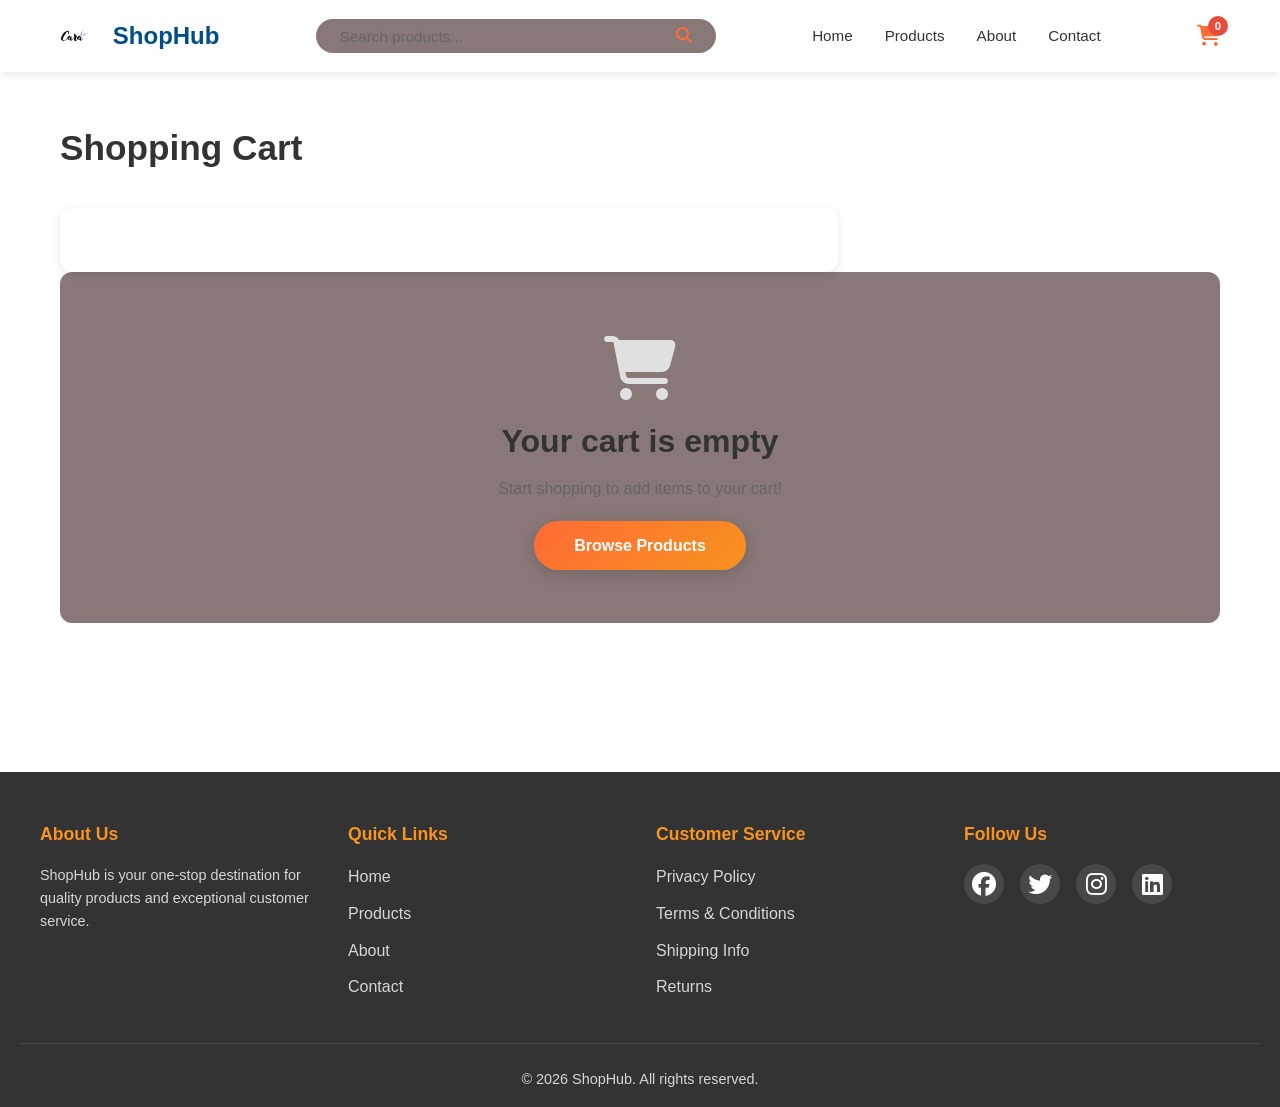
<file: Ecommerce-Website-main/cart.html>
<!DOCTYPE html>
<html lang="en">
<head>
    <meta charset="UTF-8">
    <meta name="viewport" content="width=device-width, initial-scale=1.0">
    <title>Shopping Cart - ShopHub</title>
    <link rel="stylesheet" href="styles.css">
    <link rel="stylesheet" href="https://cdnjs.cloudflare.com/ajax/libs/font-awesome/6.4.0/css/all.min.css">
</head>
<body>
    <!-- Navigation Bar -->
    <nav class="navbar">
        <div class="nav-container">
            <div class="nav-logo">
                <img src="img/logo.png" alt="ShopHub Logo" class="logo-img">
                <span>ShopHub</span>
            </div>
            
            <div class="nav-search">
                <input 
                    type="text" 
                    id="searchInput" 
                    class="search-input" 
                    placeholder="Search products..."
                >
                <button id="searchBtn" class="search-btn">
                    <i class="fas fa-search"></i>
                </button>
            </div>

            <ul class="nav-menu">
                <li><a href="index.html" class="nav-link">Home</a></li>
                <li><a href="index.html#products" class="nav-link">Products</a></li>
                <li><a href="index.html#about" class="nav-link">About</a></li>
                <li><a href="index.html#contact" class="nav-link">Contact</a></li>
            </ul>

            <div class="nav-icons">
                <button id="cartBtn" class="cart-icon">
                    <i class="fas fa-shopping-cart"></i>
                    <span id="cartCount" class="cart-count">0</span>
                </button>
                <button class="menu-toggle" id="menuToggle">
                    <i class="fas fa-bars"></i>
                </button>
            </div>
        </div>
    </nav>

    <!-- Cart Section -->
    <section class="cart-section">
        <div class="container">
            <h1 class="page-title">Shopping Cart</h1>
            
            <div class="cart-container">
                <div class="cart-items-wrapper">
                    <div id="cartItems" class="cart-items">
                        <!-- Cart items will be loaded here -->
                    </div>
                </div>

                <!-- Cart Summary -->
                <div class="cart-summary">
                    <h2>Order Summary</h2>
                    <div class="summary-item">
                        <span>Subtotal:</span>
                        <span id="subtotal">$0.00</span>
                    </div>
                    <div class="summary-item">
                        <span>Shipping:</span>
                        <span id="shipping">Free</span>
                    </div>
                    <div class="summary-item">
                        <span>Tax (10%):</span>
                        <span id="tax">$0.00</span>
                    </div>
                    <div class="summary-total">
                        <span>Total:</span>
                        <span id="total">$0.00</span>
                    </div>
                    <button class="hero-btn full-width" onclick="goToCheckout()">
                        Proceed to Checkout
                    </button>
                    <a href="index.html#products" class="continue-shopping">
                        <i class="fas fa-arrow-left"></i> Continue Shopping
                    </a>
                </div>
            </div>

            <!-- Empty Cart Message -->
            <div id="emptyCart" class="empty-cart" style="display: none;">
                <i class="fas fa-shopping-cart"></i>
                <h2>Your cart is empty</h2>
                <p>Start shopping to add items to your cart!</p>
                <a href="index.html#products" class="hero-btn">
                    Browse Products
                </a>
            </div>
        </div>
    </section>

    <!-- Footer -->
    <footer class="footer">
        <div class="footer-content">
            <div class="footer-section">
                <h3>About Us</h3>
                <p>ShopHub is your one-stop destination for quality products and exceptional customer service.</p>
            </div>
            <div class="footer-section">
                <h3>Quick Links</h3>
                <ul>
                    <li><a href="index.html">Home</a></li>
                    <li><a href="index.html#products">Products</a></li>
                    <li><a href="index.html#about">About</a></li>
                    <li><a href="index.html#contact">Contact</a></li>
                </ul>
            </div>
            <div class="footer-section">
                <h3>Customer Service</h3>
                <ul>
                    <li><a href="#privacy">Privacy Policy</a></li>
                    <li><a href="#terms">Terms & Conditions</a></li>
                    <li><a href="#shipping">Shipping Info</a></li>
                    <li><a href="#returns">Returns</a></li>
                </ul>
            </div>
            <div class="footer-section">
                <h3>Follow Us</h3>
                <div class="social-links">
                    <a href="#" title="Facebook"><i class="fab fa-facebook"></i></a>
                    <a href="#" title="Twitter"><i class="fab fa-twitter"></i></a>
                    <a href="#" title="Instagram"><i class="fab fa-instagram"></i></a>
                    <a href="#" title="LinkedIn"><i class="fab fa-linkedin"></i></a>
                </div>
            </div>
        </div>
        <div class="footer-bottom">
            <p>&copy; 2026 ShopHub. All rights reserved.</p>
        </div>
    </footer>

    <!-- Notification Toast -->
    <div id="notification" class="notification"></div>

    <script src="script.js"></script>
</body>
</html>
</file>
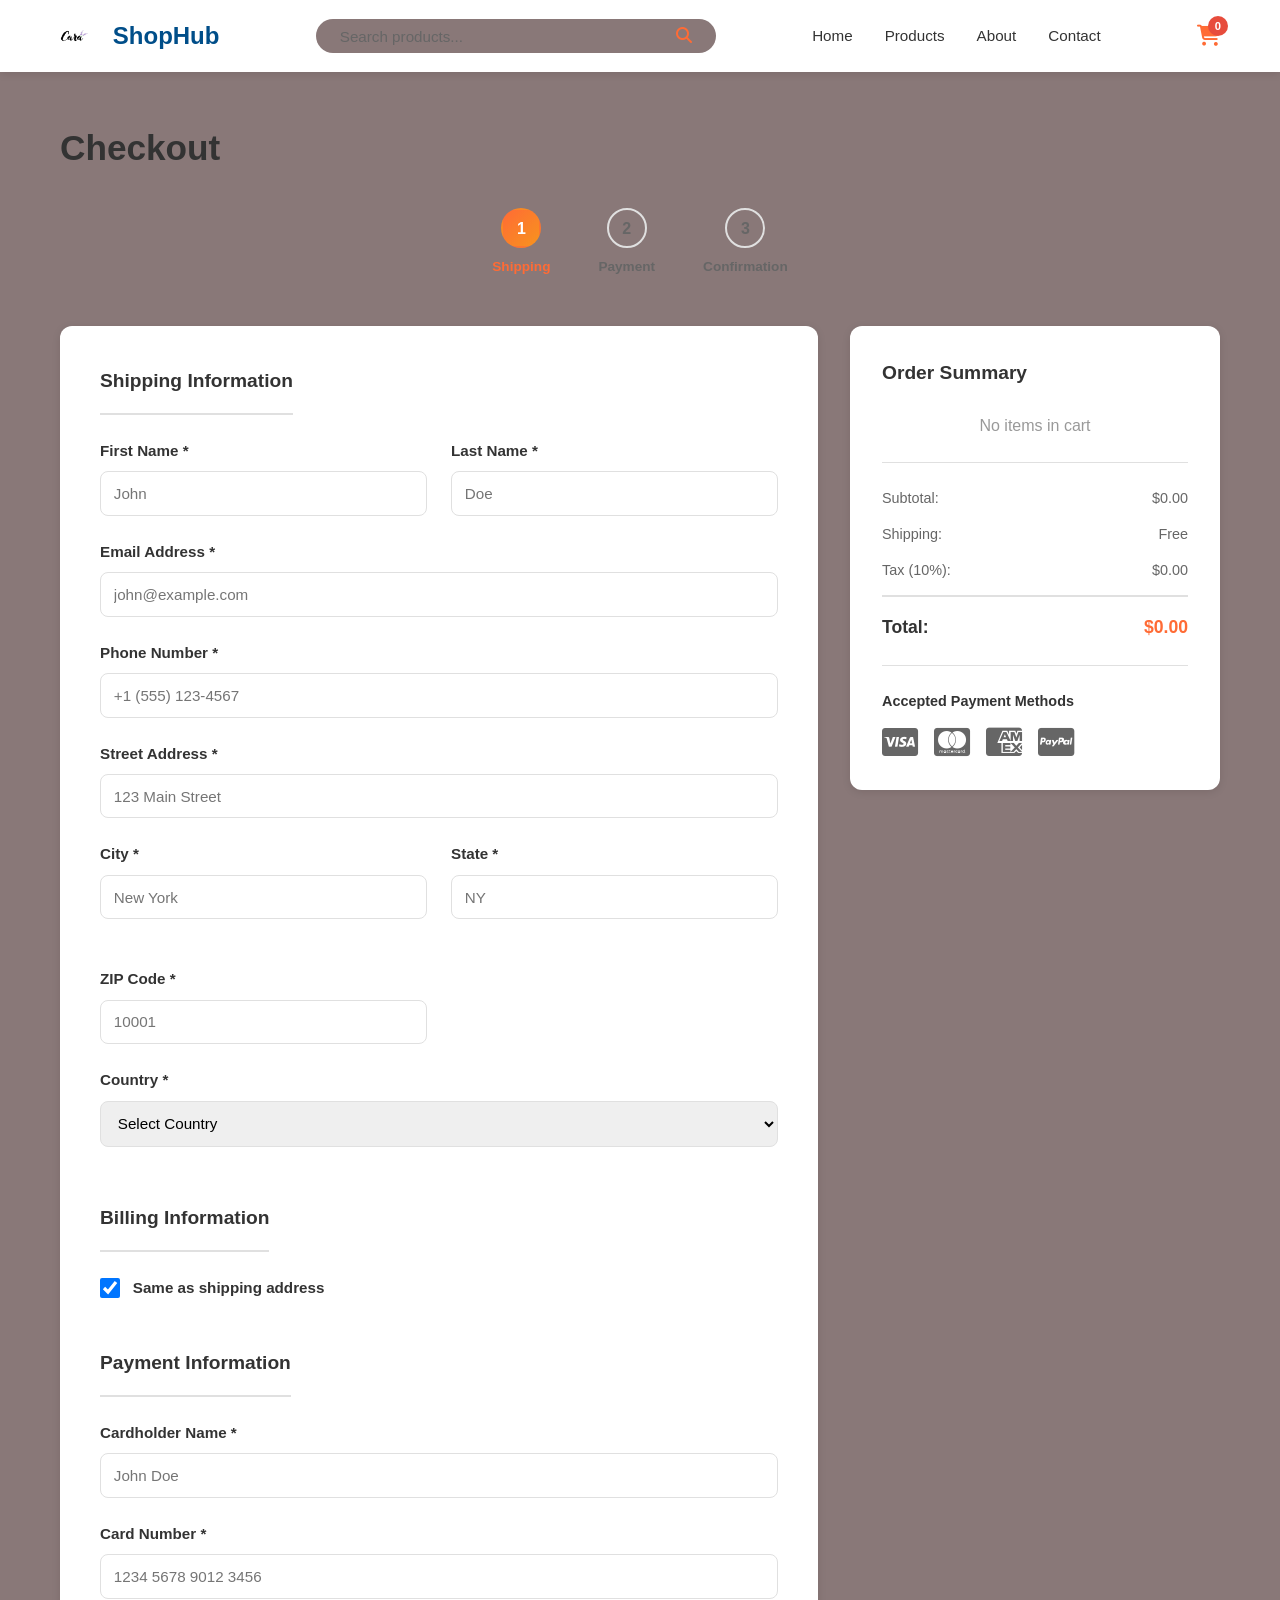
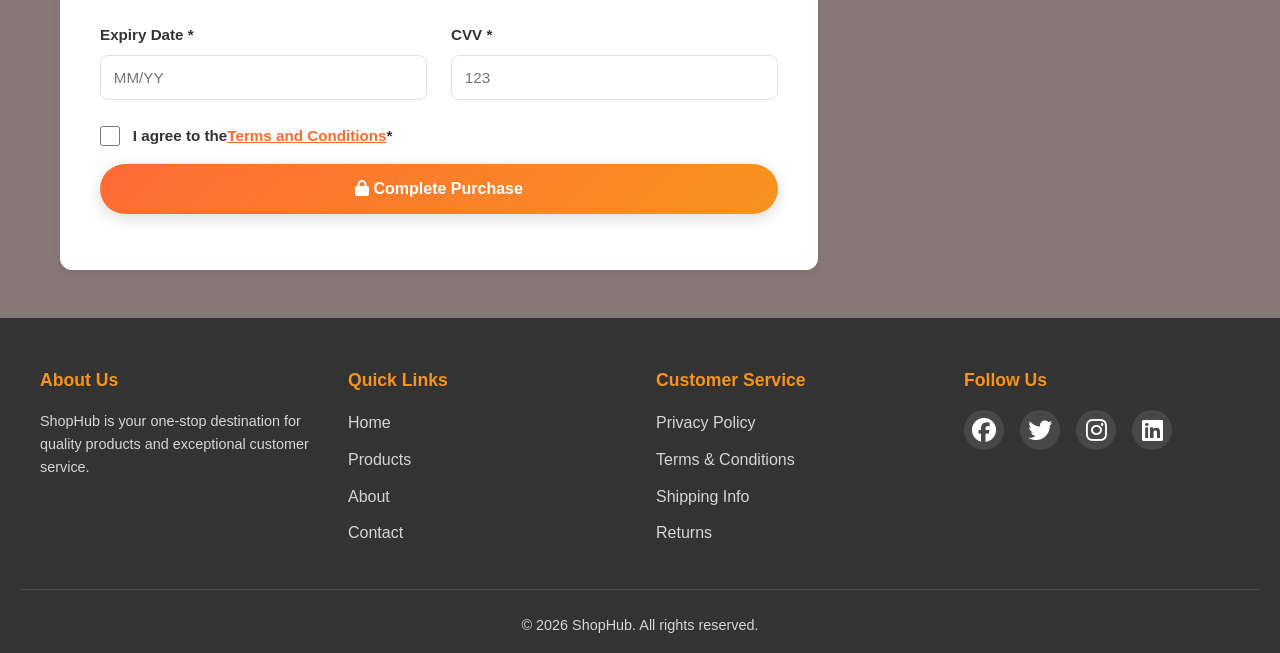
<file: Ecommerce-Website-main/checkout.html>
<!DOCTYPE html>
<html lang="en">
<head>
    <meta charset="UTF-8">
    <meta name="viewport" content="width=device-width, initial-scale=1.0">
    <title>Checkout - ShopHub</title>
    <link rel="stylesheet" href="styles.css">
    <link rel="stylesheet" href="https://cdnjs.cloudflare.com/ajax/libs/font-awesome/6.4.0/css/all.min.css">
</head>
<body>
    <!-- Navigation Bar -->
    <nav class="navbar">
        <div class="nav-container">
            <div class="nav-logo">
                <img src="img/logo.png" alt="ShopHub Logo" class="logo-img">
                <span>ShopHub</span>
            </div>
            
            <div class="nav-search">
                <input 
                    type="text" 
                    id="searchInput" 
                    class="search-input" 
                    placeholder="Search products..."
                    disabled
                >
                <button id="searchBtn" class="search-btn" disabled>
                    <i class="fas fa-search"></i>
                </button>
            </div>

            <ul class="nav-menu">
                <li><a href="index.html" class="nav-link">Home</a></li>
                <li><a href="index.html#products" class="nav-link">Products</a></li>
                <li><a href="index.html#about" class="nav-link">About</a></li>
                <li><a href="index.html#contact" class="nav-link">Contact</a></li>
            </ul>

            <div class="nav-icons">
                <button id="cartBtn" class="cart-icon">
                    <i class="fas fa-shopping-cart"></i>
                    <span id="cartCount" class="cart-count">0</span>
                </button>
                <button class="menu-toggle" id="menuToggle">
                    <i class="fas fa-bars"></i>
                </button>
            </div>
        </div>
    </nav>

    <!-- Checkout Section -->
    <section class="checkout-section">
        <div class="container">
            <h1 class="page-title">Checkout</h1>
            
            <!-- Progress Steps -->
            <div class="progress-steps">
                <div class="step active">
                    <span class="step-number">1</span>
                    <span class="step-label">Shipping</span>
                </div>
                <div class="step">
                    <span class="step-number">2</span>
                    <span class="step-label">Payment</span>
                </div>
                <div class="step">
                    <span class="step-number">3</span>
                    <span class="step-label">Confirmation</span>
                </div>
            </div>

            <div class="checkout-container">
                <!-- Checkout Form -->
                <div class="checkout-form-wrapper">
                    <!-- Shipping Information -->
                    <form id="checkoutForm" class="checkout-form">
                        <fieldset>
                            <legend>Shipping Information</legend>
                            
                            <div class="form-row">
                                <div class="form-group">
                                    <label for="firstName">First Name *</label>
                                    <input 
                                        type="text" 
                                        id="firstName" 
                                        name="firstName" 
                                        required
                                        placeholder="John"
                                    >
                                    <span class="error-message"></span>
                                </div>
                                <div class="form-group">
                                    <label for="lastName">Last Name *</label>
                                    <input 
                                        type="text" 
                                        id="lastName" 
                                        name="lastName" 
                                        required
                                        placeholder="Doe"
                                    >
                                    <span class="error-message"></span>
                                </div>
                            </div>

                            <div class="form-group">
                                <label for="email">Email Address *</label>
                                <input 
                                    type="email" 
                                    id="email" 
                                    name="email" 
                                    required
                                    placeholder="john@example.com"
                                >
                                <span class="error-message"></span>
                            </div>

                            <div class="form-group">
                                <label for="phone">Phone Number *</label>
                                <input 
                                    type="tel" 
                                    id="phone" 
                                    name="phone" 
                                    required
                                    placeholder="+1 (555) 123-4567"
                                >
                                <span class="error-message"></span>
                            </div>

                            <div class="form-group">
                                <label for="address">Street Address *</label>
                                <input 
                                    type="text" 
                                    id="address" 
                                    name="address" 
                                    required
                                    placeholder="123 Main Street"
                                >
                                <span class="error-message"></span>
                            </div>

                            <div class="form-row">
                                <div class="form-group">
                                    <label for="city">City *</label>
                                    <input 
                                        type="text" 
                                        id="city" 
                                        name="city" 
                                        required
                                        placeholder="New York"
                                    >
                                    <span class="error-message"></span>
                                </div>
                                <div class="form-group">
                                    <label for="state">State *</label>
                                    <input 
                                        type="text" 
                                        id="state" 
                                        name="state" 
                                        required
                                        placeholder="NY"
                                    >
                                    <span class="error-message"></span>
                                </div>
                                <div class="form-group">
                                    <label for="zip">ZIP Code *</label>
                                    <input 
                                        type="text" 
                                        id="zip" 
                                        name="zip" 
                                        required
                                        placeholder="10001"
                                    >
                                    <span class="error-message"></span>
                                </div>
                            </div>

                            <div class="form-group">
                                <label for="country">Country *</label>
                                <select id="country" name="country" required>
                                    <option value="">Select Country</option>
                                    <option value="US">United States</option>
                                    <option value="CA">Canada</option>
                                    <option value="UK">United Kingdom</option>
                                    <option value="AU">Australia</option>
                                    <option value="DE">Germany</option>
                                    <option value="FR">France</option>
                                </select>
                                <span class="error-message"></span>
                            </div>
                        </fieldset>

                        <!-- Billing Information -->
                        <fieldset>
                            <legend>Billing Information</legend>
                            <div class="form-group checkbox">
                                <input 
                                    type="checkbox" 
                                    id="sameBilling" 
                                    name="sameBilling" 
                                    checked
                                >
                                <label for="sameBilling">Same as shipping address</label>
                            </div>
                        </fieldset>

                        <!-- Payment Information -->
                        <fieldset id="paymentFieldset">
                            <legend>Payment Information</legend>
                            
                            <div class="form-group">
                                <label for="cardName">Cardholder Name *</label>
                                <input 
                                    type="text" 
                                    id="cardName" 
                                    name="cardName" 
                                    required
                                    placeholder="John Doe"
                                >
                                <span class="error-message"></span>
                            </div>

                            <div class="form-group">
                                <label for="cardNumber">Card Number *</label>
                                <input 
                                    type="text" 
                                    id="cardNumber" 
                                    name="cardNumber" 
                                    required
                                    placeholder="1234 5678 9012 3456"
                                    maxlength="19"
                                >
                                <span class="error-message"></span>
                            </div>

                            <div class="form-row">
                                <div class="form-group">
                                    <label for="expiry">Expiry Date *</label>
                                    <input 
                                        type="text" 
                                        id="expiry" 
                                        name="expiry" 
                                        required
                                        placeholder="MM/YY"
                                        maxlength="5"
                                    >
                                    <span class="error-message"></span>
                                </div>
                                <div class="form-group">
                                    <label for="cvv">CVV *</label>
                                    <input 
                                        type="text" 
                                        id="cvv" 
                                        name="cvv" 
                                        required
                                        placeholder="123"
                                        maxlength="4"
                                    >
                                    <span class="error-message"></span>
                                </div>
                            </div>
                        </fieldset>

                        <!-- Terms and Conditions -->
                        <div class="form-group checkbox">
                            <input 
                                type="checkbox" 
                                id="terms" 
                                name="terms" 
                                required
                            >
                            <label for="terms">
                                I agree to the <a href="#" target="_blank">Terms and Conditions</a> *
                            </label>
                            <span class="error-message"></span>
                        </div>

                        <button type="submit" class="hero-btn full-width">
                            <i class="fas fa-lock"></i> Complete Purchase
                        </button>
                    </form>
                </div>

                <!-- Order Summary -->
                <div class="checkout-summary">
                    <h2>Order Summary</h2>
                    <div id="checkoutItems" class="checkout-items">
                        <!-- Items will be loaded here -->
                    </div>
                    <div class="checkout-totals">
                        <div class="total-row">
                            <span>Subtotal:</span>
                            <span id="checkoutSubtotal">$0.00</span>
                        </div>
                        <div class="total-row">
                            <span>Shipping:</span>
                            <span id="checkoutShipping">Free</span>
                        </div>
                        <div class="total-row">
                            <span>Tax (10%):</span>
                            <span id="checkoutTax">$0.00</span>
                        </div>
                        <div class="total-row grand-total">
                            <span>Total:</span>
                            <span id="checkoutTotal">$0.00</span>
                        </div>
                    </div>
                    <div class="payment-methods">
                        <h3>Accepted Payment Methods</h3>
                        <div class="payment-icons">
                            <i class="fab fa-cc-visa"></i>
                            <i class="fab fa-cc-mastercard"></i>
                            <i class="fab fa-cc-amex"></i>
                            <i class="fab fa-cc-paypal"></i>
                        </div>
                    </div>
                </div>
            </div>
        </div>
    </section>

    <!-- Footer -->
    <footer class="footer">
        <div class="footer-content">
            <div class="footer-section">
                <h3>About Us</h3>
                <p>ShopHub is your one-stop destination for quality products and exceptional customer service.</p>
            </div>
            <div class="footer-section">
                <h3>Quick Links</h3>
                <ul>
                    <li><a href="index.html">Home</a></li>
                    <li><a href="index.html#products">Products</a></li>
                    <li><a href="index.html#about">About</a></li>
                    <li><a href="index.html#contact">Contact</a></li>
                </ul>
            </div>
            <div class="footer-section">
                <h3>Customer Service</h3>
                <ul>
                    <li><a href="#privacy">Privacy Policy</a></li>
                    <li><a href="#terms">Terms & Conditions</a></li>
                    <li><a href="#shipping">Shipping Info</a></li>
                    <li><a href="#returns">Returns</a></li>
                </ul>
            </div>
            <div class="footer-section">
                <h3>Follow Us</h3>
                <div class="social-links">
                    <a href="#" title="Facebook"><i class="fab fa-facebook"></i></a>
                    <a href="#" title="Twitter"><i class="fab fa-twitter"></i></a>
                    <a href="#" title="Instagram"><i class="fab fa-instagram"></i></a>
                    <a href="#" title="LinkedIn"><i class="fab fa-linkedin"></i></a>
                </div>
            </div>
        </div>
        <div class="footer-bottom">
            <p>&copy; 2026 ShopHub. All rights reserved.</p>
        </div>
    </footer>

    <!-- Notification Toast -->
    <div id="notification" class="notification"></div>

    <script src="script.js"></script>
</body>
</html>
</file>
<file: Ecommerce-Website-main/styles.css>
/* ============================================
   GLOBAL STYLES & VARIABLES
   ============================================ */

:root {
    --primary-color: #ff6b35;
    --secondary-color: #004e89;
    --accent-color: #f7931e;
    --text-color: #333333;
    --light-text: #666666;
    --border-color: #e0e0e0;
    --bg-light: #897878;
    --bg-white: #ffffff;
    --success-color: #27ae60;
    --error-color: #e74c3c;
    --warning-color: #f39c12;
    --shadow: 0 2px 8px rgba(0, 0, 0, 0.1);
    --shadow-lg: 0 4px 16px rgba(0, 0, 0, 0.15);
    --transition: all 0.3s ease;
}

* {
    margin: 0;
    padding: 0;
    box-sizing: border-box;
}

html {
    scroll-behavior: smooth;
}

body {
    font-family: 'Segoe UI', Tahoma, Geneva, Verdana, sans-serif;
    color: var(--text-color);
    background-color: var(--bg-white);
    line-height: 1.6;
}

a {
    text-decoration: none;
    color: inherit;
}

button {
    cursor: pointer;
    border: none;
    font-family: inherit;
}

ul {
    list-style: none;
}

img {
    max-width: 100%;
    height: auto;
    display: block;
}

/* ============================================
   CONTAINER & LAYOUT
   ============================================ */

.container {
    max-width: 1200px;
    margin: 0 auto;
    padding: 0 20px;
}

.section-title {
    font-size: 2.5rem;
    font-weight: 700;
    text-align: center;
    margin-bottom: 3rem;
    color: var(--text-color);
    position: relative;
    padding-bottom: 1rem;
}

.section-title::after {
    content: '';
    position: absolute;
    bottom: 0;
    left: 50%;
    transform: translateX(-50%);
    width: 80px;
    height: 4px;
    background: linear-gradient(to right, var(--primary-color), var(--accent-color));
    border-radius: 2px;
}

.page-title {
    font-size: 2.2rem;
    margin-bottom: 2rem;
    color: var(--text-color);
}

/* ============================================
   NAVIGATION BAR
   ============================================ */

.navbar {
    background-color: var(--bg-white);
    box-shadow: var(--shadow);
    position: sticky;
    top: 0;
    z-index: 1000;
    padding: 1rem 0;
}

.nav-container {
    max-width: 1200px;
    margin: 0 auto;
    padding: 0 20px;
    display: flex;
    align-items: center;
    justify-content: space-between;
    gap: 2rem;
}

.nav-logo {
    display: flex;
    align-items: center;
    gap: 0.8rem;
    font-size: 1.5rem;
    font-weight: 700;
    color: var(--secondary-color);
    min-width: fit-content;
}

.logo-img {
    width: 40px;
    height: 40px;
    object-fit: contain;
}

.nav-search {
    flex: 1;
    display: flex;
    align-items: center;
    gap: 0.5rem;
    background-color: var(--bg-light);
    border-radius: 25px;
    padding: 0.5rem 1.5rem;
    max-width: 400px;
}

.search-input {
    flex: 1;
    border: none;
    background: none;
    outline: none;
    font-size: 0.95rem;
    color: var(--text-color);
}

.search-input::placeholder {
    color: var(--light-text);
}

.search-btn {
    background: none;
    color: var(--primary-color);
    font-size: 1rem;
    transition: var(--transition);
}

.search-btn:hover {
    color: var(--secondary-color);
}

.nav-menu {
    display: flex;
    gap: 2rem;
    align-items: center;
}

.nav-link {
    font-size: 0.95rem;
    font-weight: 500;
    color: var(--text-color);
    transition: var(--transition);
    position: relative;
}

.nav-link::after {
    content: '';
    position: absolute;
    bottom: -5px;
    left: 0;
    width: 0;
    height: 2px;
    background-color: var(--primary-color);
    transition: width 0.3s ease;
}

.nav-link:hover::after {
    width: 100%;
}

.nav-icons {
    display: flex;
    align-items: center;
    gap: 1rem;
}

.cart-icon {
    position: relative;
    background: none;
    font-size: 1.3rem;
    color: var(--primary-color);
    transition: var(--transition);
}

.cart-icon:hover {
    color: var(--secondary-color);
    transform: scale(1.1);
}

.cart-count {
    position: absolute;
    top: -8px;
    right: -8px;
    background-color: var(--error-color);
    color: white;
    width: 20px;
    height: 20px;
    border-radius: 50%;
    display: flex;
    align-items: center;
    justify-content: center;
    font-size: 0.7rem;
    font-weight: 700;
}

.menu-toggle {
    display: none;
    background: none;
    font-size: 1.5rem;
    color: var(--primary-color);
}

/* ============================================
   HERO SECTION
   ============================================ */

.hero {
    display: flex;
    align-items: center;
    justify-content: space-between;
    gap: 3rem;
    padding: 4rem 20px;
    max-width: 1200px;
    margin: 0 auto;
    animation: fadeInUp 0.8s ease;
}

.hero-content {
    flex: 1;
    z-index: 1;
}

.hero-title {
    font-size: 3.5rem;
    font-weight: 800;
    color: var(--secondary-color);
    margin-bottom: 1rem;
    line-height: 1.1;
}

.hero-subtitle {
    font-size: 1.3rem;
    color: var(--light-text);
    margin-bottom: 2rem;
    line-height: 1.6;
}

.hero-btn {
    padding: 1rem 2.5rem;
    background: linear-gradient(135deg, var(--primary-color), var(--accent-color));
    color: white;
    font-size: 1rem;
    font-weight: 600;
    border-radius: 50px;
    transition: var(--transition);
    box-shadow: var(--shadow-lg);
    cursor: pointer;
    border: none;
}

.hero-btn:hover {
    transform: translateY(-2px);
    box-shadow: 0 6px 20px rgba(255, 107, 53, 0.4);
}

.hero-image {
    flex: 1;
    display: flex;
    justify-content: center;
    align-items: center;
}

.hero-image img {
    max-width: 100%;
    height: auto;
    object-fit: contain;
    animation: float 3s ease-in-out infinite;
}

/* ============================================
   FEATURED PRODUCTS SECTION
   ============================================ */

.featured {
    padding: 4rem 20px;
    background-color: var(--bg-light);
}

.featured-products {
    display: grid;
    grid-template-columns: repeat(auto-fit, minmax(250px, 1fr));
    gap: 2rem;
}

/* ============================================
   PRODUCT CARDS
   ============================================ */

.product-card {
    background-color: var(--bg-white);
    border-radius: 12px;
    overflow: hidden;
    box-shadow: var(--shadow);
    transition: var(--transition);
    animation: scaleUp 0.5s ease;
}

.product-card:hover {
    transform: translateY(-8px);
    box-shadow: var(--shadow-lg);
}

.product-image {
    position: relative;
    overflow: hidden;
    background-color: var(--bg-light);
    height: 280px;
    display: flex;
    align-items: center;
    justify-content: center;
}

.product-image img {
    width: 100%;
    height: 100%;
    object-fit: cover;
    transition: transform 0.4s ease;
}

.product-card:hover .product-image img {
    transform: scale(1.08);
}

.discount-badge {
    position: absolute;
    top: 10px;
    right: 10px;
    background: linear-gradient(135deg, var(--primary-color), var(--accent-color));
    color: white;
    padding: 0.5rem 1rem;
    border-radius: 20px;
    font-size: 0.85rem;
    font-weight: 600;
    box-shadow: var(--shadow);
}

.product-info {
    padding: 1.5rem;
}

.product-info h3 {
    font-size: 1.2rem;
    margin-bottom: 0.5rem;
    color: var(--text-color);
}

.category {
    font-size: 0.85rem;
    color: var(--light-text);
    margin-bottom: 0.8rem;
    text-transform: uppercase;
    letter-spacing: 0.5px;
}

.rating {
    display: flex;
    align-items: center;
    gap: 0.3rem;
    margin-bottom: 1rem;
    font-size: 0.85rem;
}

.rating i {
    color: var(--accent-color);
    font-size: 0.8rem;
}

.rating span {
    color: var(--light-text);
    margin-left: 0.5rem;
}

.price-section {
    display: flex;
    align-items: center;
    gap: 0.8rem;
    margin-bottom: 1rem;
}

.price {
    font-size: 1.5rem;
    font-weight: 700;
    color: var(--primary-color);
}

.original-price {
    font-size: 1rem;
    color: var(--light-text);
    text-decoration: line-through;
}

.add-to-cart-btn {
    width: 100%;
    padding: 0.8rem;
    background: linear-gradient(135deg, var(--primary-color), var(--accent-color));
    color: white;
    border: none;
    border-radius: 8px;
    font-size: 0.95rem;
    font-weight: 600;
    cursor: pointer;
    transition: var(--transition);
    display: flex;
    align-items: center;
    justify-content: center;
    gap: 0.5rem;
}

.add-to-cart-btn:hover {
    transform: translateY(-2px);
    box-shadow: var(--shadow-lg);
}

.add-to-cart-btn:active {
    transform: scale(0.98);
}

/* ============================================
   CATEGORIES SECTION
   ============================================ */

.categories-section {
    padding: 3rem 20px;
    background-color: var(--bg-white);
}

.category-filters {
    display: flex;
    justify-content: center;
    gap: 1rem;
    flex-wrap: wrap;
}

.filter-btn {
    padding: 0.8rem 1.8rem;
    background-color: var(--bg-light);
    color: var(--text-color);
    border: 2px solid transparent;
    border-radius: 25px;
    font-size: 0.95rem;
    font-weight: 600;
    cursor: pointer;
    transition: var(--transition);
}

.filter-btn:hover {
    border-color: var(--primary-color);
    color: var(--primary-color);
}

.filter-btn.active {
    background: linear-gradient(135deg, var(--primary-color), var(--accent-color));
    color: white;
    border-color: transparent;
}

/* ============================================
   PRODUCTS SECTION
   ============================================ */

.products-section {
    padding: 4rem 20px;
    background-color: var(--bg-light);
}

.products-grid {
    display: grid;
    grid-template-columns: repeat(auto-fill, minmax(240px, 1fr));
    gap: 2rem;
}

/* ============================================
   ABOUT SECTION
   ============================================ */

.about-section {
    padding: 4rem 20px;
    background-color: var(--bg-white);
}

.about-content {
    display: grid;
    grid-template-columns: 1fr 1fr;
    gap: 3rem;
    align-items: center;
}

.about-text h2 {
    font-size: 2.2rem;
    margin-bottom: 1.5rem;
    color: var(--secondary-color);
}

.about-text p {
    font-size: 1rem;
    color: var(--light-text);
    margin-bottom: 2rem;
    line-height: 1.8;
}

.about-benefits {
    list-style: none;
}

.about-benefits li {
    padding: 0.8rem 0;
    color: var(--text-color);
    display: flex;
    align-items: center;
    gap: 1rem;
}

.about-benefits i {
    color: var(--success-color);
    font-size: 1.2rem;
}

.about-image img {
    border-radius: 12px;
    box-shadow: var(--shadow-lg);
}

/* ============================================
   NEWSLETTER SECTION
   ============================================ */

.newsletter {
    padding: 3rem 20px;
    background: linear-gradient(135deg, var(--secondary-color), var(--primary-color));
    color: white;
    text-align: center;
}

.newsletter h2 {
    font-size: 2rem;
    margin-bottom: 0.5rem;
}

.newsletter p {
    font-size: 1rem;
    margin-bottom: 2rem;
    opacity: 0.9;
}

.newsletter-form {
    display: flex;
    gap: 1rem;
    max-width: 500px;
    margin: 0 auto;
    flex-wrap: wrap;
}

.newsletter-form input {
    flex: 1;
    padding: 0.9rem 1.5rem;
    border: none;
    border-radius: 25px;
    font-size: 0.95rem;
    min-width: 200px;
}

.newsletter-form button {
    padding: 0.9rem 2rem;
    background-color: var(--accent-color);
    color: white;
    border-radius: 25px;
    font-weight: 600;
    cursor: pointer;
    transition: var(--transition);
}

.newsletter-form button:hover {
    transform: translateY(-2px);
    box-shadow: var(--shadow-lg);
}

/* ============================================
   FOOTER
   ============================================ */

.footer {
    background-color: var(--text-color);
    color: white;
    padding: 3rem 20px 1rem;
}

.footer-content {
    max-width: 1200px;
    margin: 0 auto;
    display: grid;
    grid-template-columns: repeat(auto-fit, minmax(250px, 1fr));
    gap: 2rem;
    margin-bottom: 2rem;
}

.footer-section h3 {
    font-size: 1.1rem;
    margin-bottom: 1rem;
    color: var(--accent-color);
}

.footer-section p {
    font-size: 0.9rem;
    color: rgba(255, 255, 255, 0.8);
    line-height: 1.6;
}

.footer-section ul {
    list-style: none;
}

.footer-section ul li {
    margin-bottom: 0.7rem;
}

.footer-section ul a {
    color: rgba(255, 255, 255, 0.8);
    transition: var(--transition);
}

.footer-section ul a:hover {
    color: var(--accent-color);
    margin-left: 5px;
}

.social-links {
    display: flex;
    gap: 1rem;
    font-size: 1.5rem;
}

.social-links a {
    color: white;
    transition: var(--transition);
    width: 40px;
    height: 40px;
    border-radius: 50%;
    background-color: rgba(255, 255, 255, 0.1);
    display: flex;
    align-items: center;
    justify-content: center;
}

.social-links a:hover {
    background-color: var(--accent-color);
    transform: translateY(-3px);
}

.footer-bottom {
    text-align: center;
    padding-top: 1.5rem;
    border-top: 1px solid rgba(255, 255, 255, 0.1);
    color: rgba(255, 255, 255, 0.8);
    font-size: 0.9rem;
}

/* ============================================
   CART PAGE STYLES
   ============================================ */

.cart-section {
    padding: 3rem 20px;
    min-height: calc(100vh - 200px);
}

.cart-container {
    max-width: 1200px;
    margin: 0 auto;
    display: grid;
    grid-template-columns: 1fr 350px;
    gap: 2rem;
}

.cart-items-wrapper {
    background-color: var(--bg-white);
    border-radius: 12px;
    box-shadow: var(--shadow);
    padding: 2rem;
}

.cart-items {
    display: flex;
    flex-direction: column;
    gap: 1.5rem;
}

.cart-item {
    display: grid;
    grid-template-columns: 100px 1fr auto;
    gap: 1.5rem;
    padding-bottom: 1.5rem;
    border-bottom: 1px solid var(--border-color);
    align-items: center;
}

.cart-item:last-child {
    border-bottom: none;
}

.cart-item-image {
    width: 100px;
    height: 100px;
    border-radius: 8px;
    overflow: hidden;
    background-color: var(--bg-light);
}

.cart-item-image img {
    width: 100%;
    height: 100%;
    object-fit: cover;
}

.cart-item-details h3 {
    font-size: 1.1rem;
    margin-bottom: 0.5rem;
    color: var(--text-color);
}

.cart-item-details p {
    font-size: 0.9rem;
    color: var(--light-text);
    margin-bottom: 1rem;
}

.cart-item-controls {
    display: flex;
    align-items: center;
    gap: 0.5rem;
    background-color: var(--bg-light);
    border-radius: 8px;
    padding: 0.5rem;
    width: fit-content;
}

.cart-item-controls button {
    width: 30px;
    height: 30px;
    border: none;
    background: none;
    cursor: pointer;
    color: var(--primary-color);
    font-weight: 600;
    transition: var(--transition);
}

.cart-item-controls button:hover {
    background-color: var(--primary-color);
    color: white;
    border-radius: 4px;
}

.cart-item-qty {
    width: 40px;
    text-align: center;
    font-weight: 600;
    color: var(--text-color);
}

.cart-item-price {
    text-align: right;
    min-width: 100px;
}

.cart-item-price .price {
    font-size: 1.3rem;
    font-weight: 700;
    color: var(--primary-color);
}

.remove-item-btn {
    background: none;
    color: var(--error-color);
    cursor: pointer;
    font-size: 1.2rem;
    transition: var(--transition);
}

.remove-item-btn:hover {
    color: #c0392b;
    transform: scale(1.1);
}

.cart-summary {
    background-color: var(--bg-white);
    border-radius: 12px;
    padding: 2rem;
    box-shadow: var(--shadow);
    height: fit-content;
    position: sticky;
    top: 100px;
}

.cart-summary h2 {
    font-size: 1.3rem;
    margin-bottom: 1.5rem;
    color: var(--text-color);
}

.summary-item {
    display: flex;
    justify-content: space-between;
    padding: 0.8rem 0;
    color: var(--light-text);
    border-bottom: 1px solid var(--border-color);
}

.summary-total {
    display: flex;
    justify-content: space-between;
    padding: 1rem 0;
    font-size: 1.2rem;
    font-weight: 700;
    color: var(--text-color);
    margin: 1rem 0;
}

.summary-total span:last-child {
    color: var(--primary-color);
}

.full-width {
    width: 100%;
    margin-bottom: 1rem;
}

.continue-shopping {
    display: block;
    text-align: center;
    padding: 0.8rem;
    color: var(--primary-color);
    border: 2px solid var(--border-color);
    border-radius: 8px;
    transition: var(--transition);
}

.continue-shopping:hover {
    border-color: var(--primary-color);
    background-color: rgba(255, 107, 53, 0.05);
}

.empty-cart {
    text-align: center;
    padding: 4rem 2rem;
    background-color: var(--bg-light);
    border-radius: 12px;
}

.empty-cart i {
    font-size: 4rem;
    color: var(--border-color);
    margin-bottom: 1rem;
}

.empty-cart h2 {
    font-size: 2rem;
    margin-bottom: 0.5rem;
    color: var(--text-color);
}

.empty-cart p {
    color: var(--light-text);
    margin-bottom: 2rem;
}

/* ============================================
   CHECKOUT PAGE STYLES
   ============================================ */

.checkout-section {
    padding: 3rem 20px;
    background-color: var(--bg-light);
    min-height: calc(100vh - 200px);
}

.progress-steps {
    max-width: 1200px;
    margin: 0 auto 3rem;
    display: flex;
    justify-content: center;
    gap: 3rem;
    position: relative;
}

.progress-steps::before {
    content: '';
    position: absolute;
    top: 20px;
    left: 50%;
    transform: translateX(-50%);
    width: 80%;
    height: 2px;
    background-color: var(--border-color);
    z-index: -1;
}

.step {
    display: flex;
    flex-direction: column;
    align-items: center;
    gap: 0.5rem;
}

.step-number {
    width: 40px;
    height: 40px;
    border-radius: 50%;
    background-color: var(--bg-light);
    border: 2px solid var(--border-color);
    display: flex;
    align-items: center;
    justify-content: center;
    font-weight: 700;
    color: var(--light-text);
    transition: var(--transition);
}

.step.active .step-number {
    background: linear-gradient(135deg, var(--primary-color), var(--accent-color));
    color: white;
    border-color: transparent;
}

.step-label {
    font-size: 0.85rem;
    font-weight: 600;
    color: var(--light-text);
}

.step.active .step-label {
    color: var(--primary-color);
}

.checkout-container {
    max-width: 1200px;
    margin: 0 auto;
    display: grid;
    grid-template-columns: 1fr 370px;
    gap: 2rem;
}

.checkout-form-wrapper {
    background-color: var(--bg-white);
    border-radius: 12px;
    padding: 2.5rem;
    box-shadow: var(--shadow);
}

.checkout-form fieldset {
    border: none;
    padding: 0;
    margin-bottom: 2rem;
}

.checkout-form fieldset:last-of-type {
    margin-bottom: 0;
}

.checkout-form legend {
    font-size: 1.2rem;
    font-weight: 700;
    color: var(--text-color);
    margin-bottom: 1.5rem;
    padding-bottom: 1rem;
    border-bottom: 2px solid var(--border-color);
}

.form-row {
    display: grid;
    grid-template-columns: 1fr 1fr;
    gap: 1.5rem;
}

.form-row.three-cols {
    grid-template-columns: 1fr 1fr 1fr;
}

.form-group {
    margin-bottom: 1.5rem;
    display: flex;
    flex-direction: column;
}

.form-group label {
    margin-bottom: 0.5rem;
    font-weight: 600;
    color: var(--text-color);
    font-size: 0.95rem;
}

.form-group input,
.form-group select {
    padding: 0.8rem;
    border: 1px solid var(--border-color);
    border-radius: 8px;
    font-size: 0.95rem;
    transition: var(--transition);
    font-family: inherit;
}

.form-group input:focus,
.form-group select:focus {
    outline: none;
    border-color: var(--primary-color);
    box-shadow: 0 0 0 3px rgba(255, 107, 53, 0.1);
}

.form-group.checkbox {
    flex-direction: row;
    align-items: center;
    gap: 0.8rem;
    margin-bottom: 1rem;
}

.form-group.checkbox input[type="checkbox"] {
    width: 20px;
    height: 20px;
    cursor: pointer;
}

.form-group.checkbox label {
    margin-bottom: 0;
    cursor: pointer;
    display: flex;
    align-items: center;
}

.form-group.checkbox a {
    color: var(--primary-color);
    text-decoration: underline;
}

.error-message {
    color: var(--error-color);
    font-size: 0.8rem;
    margin-top: 0.3rem;
    display: none;
}

.form-group.error input,
.form-group.error select {
    border-color: var(--error-color);
    background-color: rgba(231, 76, 60, 0.05);
}

.form-group.error .error-message {
    display: block;
}

.checkout-summary {
    background-color: var(--bg-white);
    border-radius: 12px;
    padding: 2rem;
    box-shadow: var(--shadow);
    height: fit-content;
    position: sticky;
    top: 100px;
}

.checkout-summary h2 {
    font-size: 1.2rem;
    margin-bottom: 1.5rem;
    color: var(--text-color);
}

.checkout-items {
    border-bottom: 1px solid var(--border-color);
    padding-bottom: 1.5rem;
    margin-bottom: 1.5rem;
}

.checkout-item {
    display: flex;
    justify-content: space-between;
    align-items: center;
    padding: 0.8rem 0;
    font-size: 0.9rem;
    color: var(--light-text);
}

.checkout-item-name {
    display: flex;
    align-items: center;
    gap: 0.8rem;
    flex: 1;
}

.checkout-item-img {
    width: 50px;
    height: 50px;
    border-radius: 4px;
    overflow: hidden;
    object-fit: cover;
}

.checkout-totals {
    display: flex;
    flex-direction: column;
    gap: 0.8rem;
    margin-bottom: 1.5rem;
}

.total-row {
    display: flex;
    justify-content: space-between;
    color: var(--light-text);
    font-size: 0.9rem;
}

.total-row.grand-total {
    padding-top: 1rem;
    border-top: 2px solid var(--border-color);
    font-size: 1.1rem;
    font-weight: 700;
    color: var(--text-color);
}

.total-row.grand-total span:last-child {
    color: var(--primary-color);
}

.payment-methods {
    border-top: 1px solid var(--border-color);
    padding-top: 1.5rem;
}

.payment-methods h3 {
    font-size: 0.9rem;
    margin-bottom: 0.8rem;
    color: var(--text-color);
}

.payment-icons {
    display: flex;
    gap: 1rem;
    font-size: 2rem;
}

.payment-icons i {
    color: var(--light-text);
}

/* ============================================
   MODAL STYLES
   ============================================ */

.modal {
    display: none;
    position: fixed;
    z-index: 2000;
    left: 0;
    top: 0;
    width: 100%;
    height: 100%;
    background-color: rgba(0, 0, 0, 0.5);
    animation: fadeIn 0.3s ease;
}

.modal-content {
    background-color: var(--bg-white);
    margin: 5% auto;
    padding: 2rem;
    border-radius: 12px;
    width: 90%;
    max-width: 500px;
    box-shadow: var(--shadow-lg);
    animation: slideDown 0.3s ease;
}

.close {
    color: var(--light-text);
    float: right;
    font-size: 2rem;
    font-weight: 700;
    cursor: pointer;
    transition: var(--transition);
}

.close:hover {
    color: var(--primary-color);
}

/* ============================================
   NOTIFICATION STYLES
   ============================================ */

.notification {
    position: fixed;
    bottom: 20px;
    right: 20px;
    padding: 1.2rem 1.8rem;
    background-color: var(--success-color);
    color: white;
    border-radius: 8px;
    box-shadow: var(--shadow-lg);
    display: none;
    z-index: 3000;
    animation: slideInRight 0.3s ease;
    font-weight: 500;
}

.notification.show {
    display: block;
}

.notification.error {
    background-color: var(--error-color);
}

.notification.warning {
    background-color: var(--warning-color);
}

/* ============================================
   ANIMATIONS
   ============================================ */

@keyframes fadeInUp {
    from {
        opacity: 0;
        transform: translateY(30px);
    }
    to {
        opacity: 1;
        transform: translateY(0);
    }
}

@keyframes fadeIn {
    from {
        opacity: 0;
    }
    to {
        opacity: 1;
    }
}

@keyframes slideDown {
    from {
        opacity: 0;
        transform: translateY(-20px);
    }
    to {
        opacity: 1;
        transform: translateY(0);
    }
}

@keyframes slideInRight {
    from {
        opacity: 0;
        transform: translateX(100px);
    }
    to {
        opacity: 1;
        transform: translateX(0);
    }
}

@keyframes scaleUp {
    from {
        opacity: 0;
        transform: scale(0.9);
    }
    to {
        opacity: 1;
        transform: scale(1);
    }
}

@keyframes float {
    0%, 100% {
        transform: translateY(0px);
    }
    50% {
        transform: translateY(-20px);
    }
}

/* ============================================
   RESPONSIVE DESIGN
   ============================================ */

@media (max-width: 1024px) {
    .hero {
        flex-direction: column-reverse;
        text-align: center;
        padding: 2rem 20px;
    }

    .hero-title {
        font-size: 2.5rem;
    }

    .hero-image {
        width: 100%;
    }

    .cart-container,
    .checkout-container {
        grid-template-columns: 1fr;
    }

    .cart-summary,
    .checkout-summary {
        position: static;
    }

    .progress-steps {
        gap: 1.5rem;
    }

    .progress-steps::before {
        width: 60%;
    }

    .about-content {
        grid-template-columns: 1fr;
    }

    .form-row {
        grid-template-columns: 1fr;
    }

    .form-row.three-cols {
        grid-template-columns: 1fr 1fr;
    }
}

@media (max-width: 768px) {
    .nav-search {
        display: none;
    }

    .nav-menu {
        display: none;
    }

    .menu-toggle {
        display: block;
    }

    .nav-menu.active {
        display: flex;
        position: absolute;
        top: 60px;
        left: 0;
        right: 0;
        flex-direction: column;
        background-color: var(--bg-white);
        padding: 1rem;
        gap: 0;
        box-shadow: var(--shadow);
        border-radius: 0 0 8px 8px;
    }

    .nav-menu.active li {
        padding: 0.8rem 0;
        border-bottom: 1px solid var(--border-color);
    }

    .hero-title {
        font-size: 2rem;
    }

    .hero-subtitle {
        font-size: 1rem;
    }

    .section-title {
        font-size: 2rem;
    }

    .featured-products,
    .products-grid {
        grid-template-columns: repeat(auto-fill, minmax(200px, 1fr));
        gap: 1.5rem;
    }

    .cart-item {
        grid-template-columns: 80px 1fr;
        gap: 1rem;
    }

    .cart-item-price {
        grid-column: 1 / 3;
        text-align: left;
        display: flex;
        justify-content: space-between;
    }

    .remove-item-btn {
        position: absolute;
        right: 1rem;
    }

    .checkout-form-wrapper {
        padding: 1.5rem;
    }

    .progress-steps {
        gap: 1rem;
        margin-bottom: 2rem;
    }

    .step-label {
        font-size: 0.7rem;
    }

    .form-row.three-cols {
        grid-template-columns: 1fr;
    }

    .footer-content {
        grid-template-columns: 1fr 1fr;
    }
}

@media (max-width: 480px) {
    .nav-container {
        gap: 1rem;
    }

    .nav-logo {
        font-size: 1.2rem;
    }

    .logo-img {
        width: 30px;
        height: 30px;
    }

    .hero-title {
        font-size: 1.8rem;
    }

    .hero-subtitle {
        font-size: 0.95rem;
    }

    .section-title {
        font-size: 1.5rem;
        margin-bottom: 2rem;
    }

    .featured-products,
    .products-grid {
        grid-template-columns: 1fr;
    }

    .hero-btn {
        padding: 0.8rem 2rem;
        font-size: 0.9rem;
    }

    .category-filters {
        gap: 0.5rem;
    }

    .filter-btn {
        padding: 0.6rem 1.2rem;
        font-size: 0.85rem;
    }

    .cart-item {
        grid-template-columns: 1fr;
        gap: 0.8rem;
    }

    .cart-item-image {
        width: 100%;
        height: 200px;
    }

    .cart-item-price {
        grid-column: auto;
        text-align: right;
    }

    .progress-steps {
        flex-direction: column;
        gap: 1rem;
    }

    .progress-steps::before {
        display: none;
    }

    .checkout-form-wrapper {
        padding: 1rem;
    }

    .modal-content {
        width: 95%;
        margin: 20% auto;
        padding: 1.5rem;
    }

    .newsletter-form {
        flex-direction: column;
    }

    .newsletter-form input,
    .newsletter-form button {
        width: 100%;
    }

    .footer-content {
        grid-template-columns: 1fr;
    }
}
</file>
